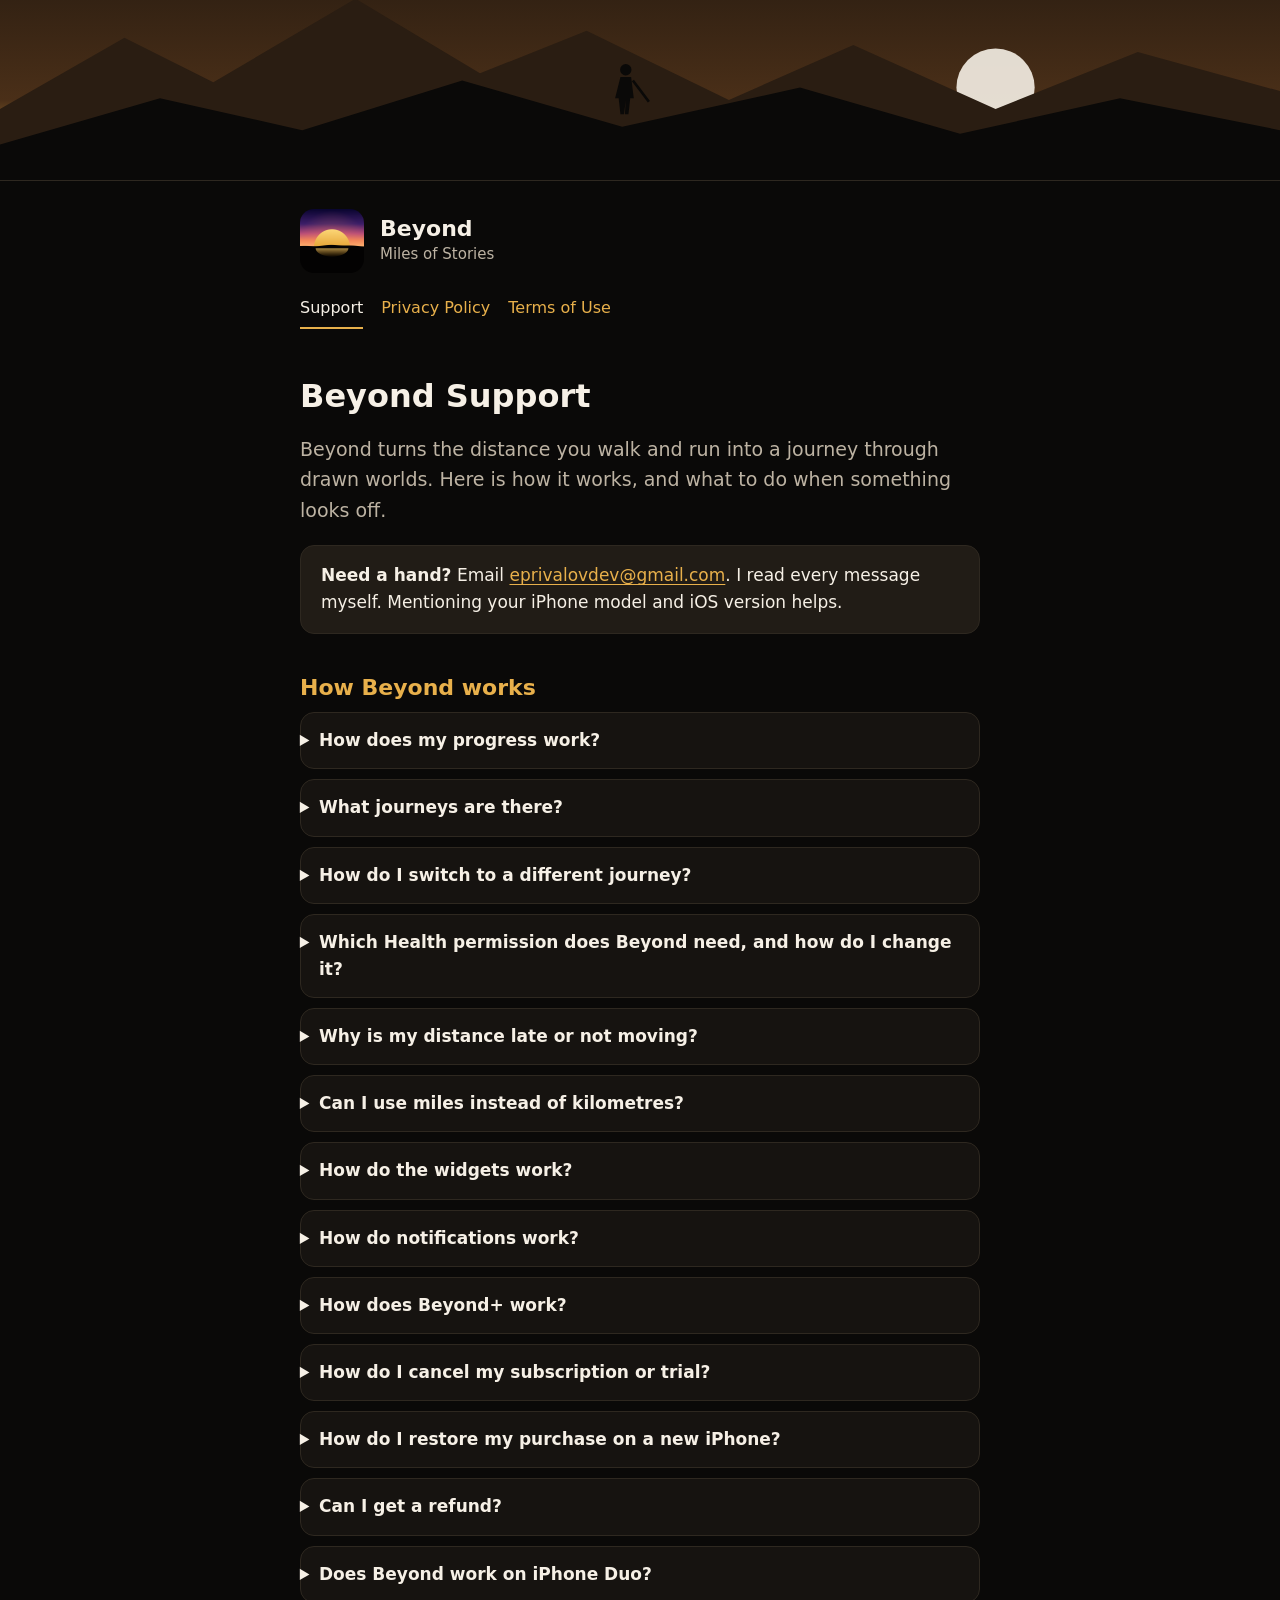
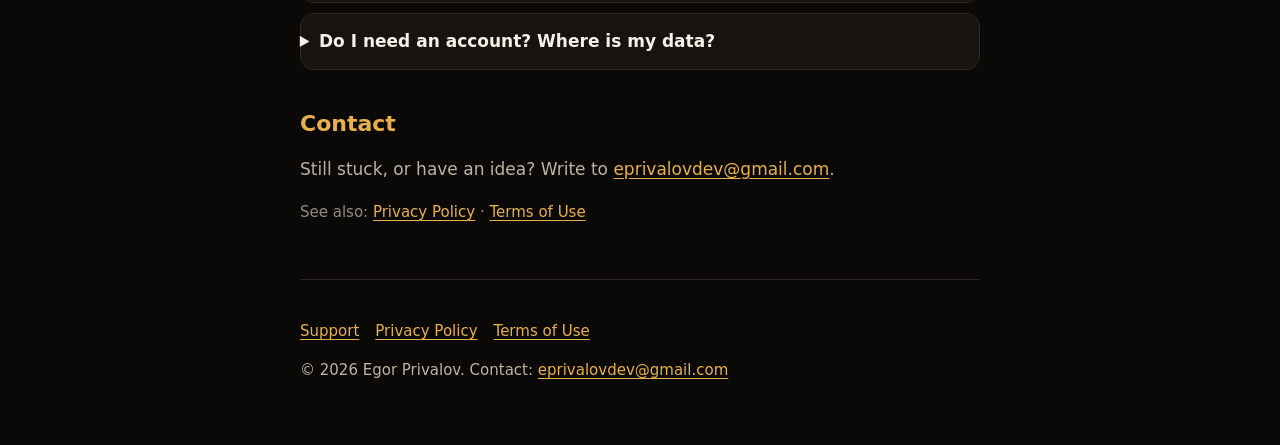
<file: index.html>
<!doctype html>
<html lang="en">
<head>
<meta charset="utf-8">
<meta name="viewport" content="width=device-width, initial-scale=1">
<meta name="color-scheme" content="dark">
<meta name="theme-color" content="#0A0908">
<title>Beyond Support</title>
<meta name="description" content="Support and FAQ for Beyond, an iPhone app that turns your walking and running distance into journeys.">
<link rel="icon" href="icon.png">
<link rel="stylesheet" href="style.css">
</head>
<body>
<div class="hero"><svg viewBox="0 0 720 180" xmlns="http://www.w3.org/2000/svg" role="img" aria-label="A small traveler walking along a distant ridge at dusk" preserveAspectRatio="xMidYMax slice">
<defs><linearGradient id="sky" x1="0" y1="0" x2="0" y2="1"><stop offset="0" stop-color="#14100c"/><stop offset="0.75" stop-color="#4a2f18"/><stop offset="1" stop-color="#E8B04B"/></linearGradient></defs>
<rect width="720" height="180" fill="url(#sky)"/>
<circle cx="560" cy="128" r="22" fill="#F6F0E6" opacity="0.9"/>
<path d="M0 140 L70 100 L120 125 L200 78 L270 120 L330 96 L410 135 L480 104 L560 140 L640 108 L720 130 L720 180 L0 180Z" fill="#2a1d12"/>
<path d="M0 160 L90 134 L170 152 L260 124 L350 150 L450 128 L540 154 L630 134 L720 152 L720 180 L0 180Z" fill="#0A0908"/>
<g fill="#0A0908"><circle cx="352" cy="118" r="3.2"/><path d="M349 122 h6 l1.5 12 l-2 0 l-1 9 h-2 l0.5 -8 l-1 8 h-2 l-1 -9 l-2 0z"/><path d="M356 124 l9 12" stroke="#0A0908" stroke-width="1.5"/></g>
</svg></div>
<div class="wrap">
<header class="site"><img src="icon.png" alt="Beyond app icon" width="64" height="64"><div><div class="name">Beyond</div><div class="tag">Miles of Stories</div></div></header>
<nav class="top" aria-label="Site"><a href="index.html" aria-current="page">Support</a><a href="privacy.html">Privacy Policy</a><a href="terms.html">Terms of Use</a></nav>
<main>
<h1>Beyond Support</h1>
<p class="lead">Beyond turns the distance you walk and run into a journey through drawn worlds. Here is how it works, and what to do when something looks off.</p>
<div class="card"><strong>Need a hand?</strong> Email <a href="mailto:eprivalovdev@gmail.com">eprivalovdev@gmail.com</a>. I read every message myself. Mentioning your iPhone model and iOS version helps.</div>
<h2>How Beyond works</h2><details><summary>How does my progress work?</summary><p>Beyond reads your walking and running distance from Apple Health. Every kilometre (or mile) you cover moves a small silhouette traveler along the journey you picked. Chapters, places, encounters, true facts and postcards unlock as you pass them, and everything you unlock stays in your journal so you can read it again later.</p></details>
<details><summary>What journeys are there?</summary><table><tr><th>Journey</th><th>Length</th><th>Access</th></tr><tr><td>The Lantern Road</td><td>21 km</td><td>Free</td></tr><tr><td>To the Last Lighthouse</td><td>120 km</td><td>Free</td></tr><tr><td>Beyond the Northern Pass</td><td>340 km</td><td>Beyond+</td></tr><tr><td>Iceland Ring Road</td><td>1,322 km</td><td>Beyond+</td></tr><tr><td>Camino de Santiago</td><td>780 km</td><td>Beyond+</td></tr><tr><td>Paris to Rome</td><td>1,420 km</td><td>Beyond+</td></tr></table></details>
<details><summary>How do I switch to a different journey?</summary><p>Pull up the drawer on the journey screen, open Other roads, pick a journey and start it. Journeys marked Beyond+ need a subscription.</p></details>
<details><summary>Which Health permission does Beyond need, and how do I change it?</summary><p>Beyond asks to <strong>read</strong> your walking and running distance. It also reads your step count, only to show it in your walking stats. Beyond never writes anything to Health.</p><p>To review or change access: open the <strong>Health</strong> app, tap your profile picture, choose <strong>Apps</strong> (under Privacy), then <strong>Beyond</strong>. You can also go to <strong>Settings &rarr; Health &rarr; Data Access &amp; Devices &rarr; Beyond</strong>. If you turn distance off, the traveler stops moving until you turn it back on.</p></details>
<details><summary>Why is my distance late or not moving?</summary><ul><li>Beyond shows what Apple Health has recorded. iPhone and Apple Watch sometimes sync to Health in batches, so new distance can appear after a delay.</li><li>Open Beyond again after a walk to refresh it.</li><li>Check that distance access is on (see the Health question above).</li><li>Health needs your iPhone (or an Apple Watch) with you to record distance in the first place.</li><li>If distance shows in Health but not in Beyond, force-quit and reopen the app.</li></ul></details>
<details><summary>Can I use miles instead of kilometres?</summary><p>Yes. Tap the gear in the top-left corner of the journey screen and switch Units between kilometres and miles.</p></details>
<details><summary>How do the widgets work?</summary><p>Beyond has Home Screen and Lock Screen widgets that show where your traveler is on the current journey. Touch and hold your Home Screen (or Lock Screen), tap the add (+) button, search for Beyond and choose a size. Widgets refresh when the system allows it, so they can lag slightly behind the app.</p></details>
<details><summary>How do notifications work?</summary><p>Notifications are optional and are created on your iPhone; nothing is sent from a server. You can turn them on or off in Beyond (the gear in the top-left corner), or in iOS <strong>Settings &rarr; Notifications &rarr; Beyond</strong>.</p></details>
<details><summary>How does Beyond+ work?</summary><p>Beyond+ is an auto-renewable subscription that unlocks Beyond the Northern Pass, Iceland Ring Road, Camino de Santiago and Paris to Rome.</p><ul><li><strong>$4.99 per month</strong> (no free trial), or <strong>$29.99 per year</strong> with a <strong>7-day free trial</strong>. Prices are in US dollars and may differ by country.</li><li>If you start the yearly trial, you are charged $29.99 when the 7 days end unless you cancel at least 24 hours before.</li><li>Payment is charged to your Apple Account. The subscription renews automatically unless you turn off auto-renew at least 24 hours before the end of the current period.</li></ul></details>
<details><summary>How do I cancel my subscription or trial?</summary><p>Cancelling is done through Apple. On your iPhone open <strong>Settings</strong>, tap your name, then <strong>Subscriptions</strong>, choose <strong>Beyond+</strong> and tap <strong>Cancel</strong> (or Cancel Free Trial). You keep access until the end of the period you already paid for or the end of the trial. Deleting the app does not cancel a subscription.</p></details>
<details><summary>How do I restore my purchase on a new iPhone?</summary><p>Sign in with the same Apple Account, open Beyond and tap <strong>Restore Purchases</strong> on the Beyond+ screen or in Settings. Journey progress is stored only on the device, so a new iPhone starts fresh unless you restore a full device backup.</p></details>
<details><summary>Can I get a refund?</summary><p>Apple handles billing and refunds. Request one at reportaproblem.apple.com or through Apple Support.</p></details>
<details><summary>Does Beyond work on iPhone Duo?</summary><p>Yes. Beyond runs on iPhone and on iPhone Duo, and requires iOS 26 or later.</p></details>
<details><summary>Do I need an account? Where is my data?</summary><p>No account, no sign-in. Your journey progress and journal stay on your device. See the <a href="privacy.html">Privacy Policy</a> for details.</p></details>
<h2>Contact</h2><p>Still stuck, or have an idea? Write to <a href="mailto:eprivalovdev@gmail.com">eprivalovdev@gmail.com</a>.</p><p class="meta">See also: <a href="privacy.html">Privacy Policy</a> &middot; <a href="terms.html">Terms of Use</a></p>
</main>
<footer><p><a href="index.html">Support</a><a href="privacy.html">Privacy Policy</a><a href="terms.html">Terms of Use</a></p><p>&copy; 2026 Egor Privalov. Contact: <a href="mailto:eprivalovdev@gmail.com">eprivalovdev@gmail.com</a></p></footer>
</div>
</body>
</html>
</file>
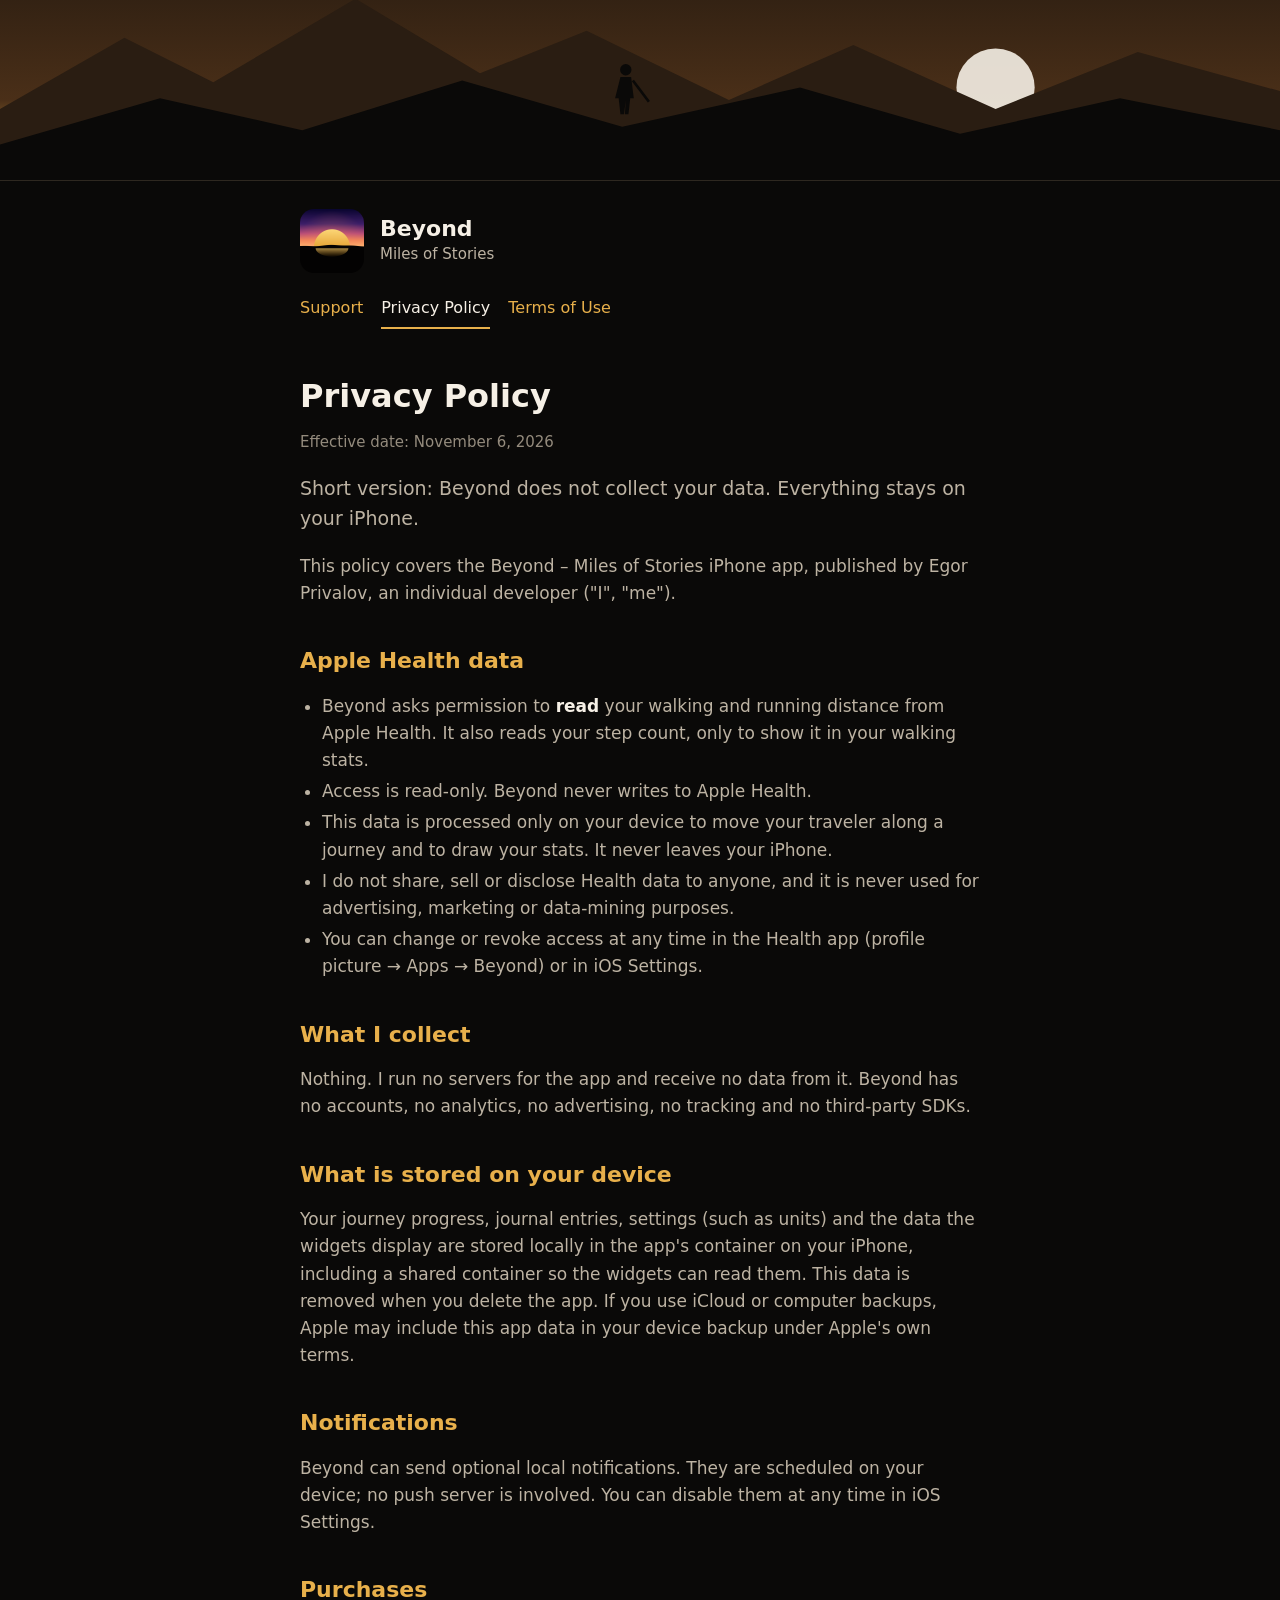
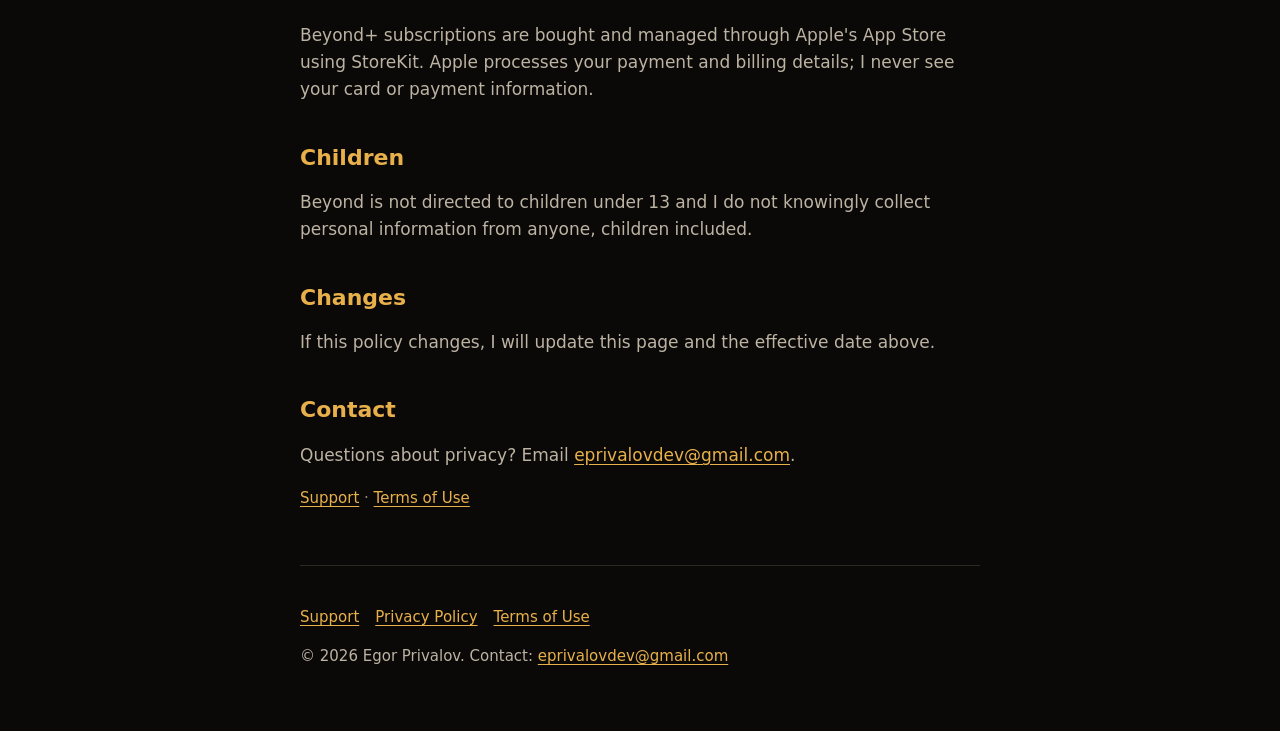
<file: privacy.html>
<!doctype html>
<html lang="en">
<head>
<meta charset="utf-8">
<meta name="viewport" content="width=device-width, initial-scale=1">
<meta name="color-scheme" content="dark">
<meta name="theme-color" content="#0A0908">
<title>Beyond Privacy Policy</title>
<meta name="description" content="Privacy Policy for Beyond. Apple Health data is read-only, stays on your iPhone, and is never shared.">
<link rel="icon" href="icon.png">
<link rel="stylesheet" href="style.css">
</head>
<body>
<div class="hero"><svg viewBox="0 0 720 180" xmlns="http://www.w3.org/2000/svg" role="img" aria-label="A small traveler walking along a distant ridge at dusk" preserveAspectRatio="xMidYMax slice">
<defs><linearGradient id="sky" x1="0" y1="0" x2="0" y2="1"><stop offset="0" stop-color="#14100c"/><stop offset="0.75" stop-color="#4a2f18"/><stop offset="1" stop-color="#E8B04B"/></linearGradient></defs>
<rect width="720" height="180" fill="url(#sky)"/>
<circle cx="560" cy="128" r="22" fill="#F6F0E6" opacity="0.9"/>
<path d="M0 140 L70 100 L120 125 L200 78 L270 120 L330 96 L410 135 L480 104 L560 140 L640 108 L720 130 L720 180 L0 180Z" fill="#2a1d12"/>
<path d="M0 160 L90 134 L170 152 L260 124 L350 150 L450 128 L540 154 L630 134 L720 152 L720 180 L0 180Z" fill="#0A0908"/>
<g fill="#0A0908"><circle cx="352" cy="118" r="3.2"/><path d="M349 122 h6 l1.5 12 l-2 0 l-1 9 h-2 l0.5 -8 l-1 8 h-2 l-1 -9 l-2 0z"/><path d="M356 124 l9 12" stroke="#0A0908" stroke-width="1.5"/></g>
</svg></div>
<div class="wrap">
<header class="site"><img src="icon.png" alt="Beyond app icon" width="64" height="64"><div><div class="name">Beyond</div><div class="tag">Miles of Stories</div></div></header>
<nav class="top" aria-label="Site"><a href="index.html">Support</a><a href="privacy.html" aria-current="page">Privacy Policy</a><a href="terms.html">Terms of Use</a></nav>
<main>
<h1>Privacy Policy</h1>
<p class="meta">Effective date: November 6, 2026</p>
<p class="lead">Short version: Beyond does not collect your data. Everything stays on your iPhone.</p>
<p>This policy covers the Beyond &ndash; Miles of Stories iPhone app, published by Egor Privalov, an individual developer ("I", "me").</p>
<h2>Apple Health data</h2>
<ul><li>Beyond asks permission to <strong>read</strong> your walking and running distance from Apple Health. It also reads your step count, only to show it in your walking stats.</li><li>Access is read-only. Beyond never writes to Apple Health.</li><li>This data is processed only on your device to move your traveler along a journey and to draw your stats. It never leaves your iPhone.</li><li>I do not share, sell or disclose Health data to anyone, and it is never used for advertising, marketing or data-mining purposes.</li><li>You can change or revoke access at any time in the Health app (profile picture &rarr; Apps &rarr; Beyond) or in iOS Settings.</li></ul>
<h2>What I collect</h2>
<p>Nothing. I run no servers for the app and receive no data from it. Beyond has no accounts, no analytics, no advertising, no tracking and no third-party SDKs.</p>
<h2>What is stored on your device</h2>
<p>Your journey progress, journal entries, settings (such as units) and the data the widgets display are stored locally in the app's container on your iPhone, including a shared container so the widgets can read them. This data is removed when you delete the app. If you use iCloud or computer backups, Apple may include this app data in your device backup under Apple's own terms.</p>
<h2>Notifications</h2>
<p>Beyond can send optional local notifications. They are scheduled on your device; no push server is involved. You can disable them at any time in iOS Settings.</p>
<h2>Purchases</h2>
<p>Beyond+ subscriptions are bought and managed through Apple's App Store using StoreKit. Apple processes your payment and billing details; I never see your card or payment information.</p>
<h2>Children</h2>
<p>Beyond is not directed to children under 13 and I do not knowingly collect personal information from anyone, children included.</p>
<h2>Changes</h2>
<p>If this policy changes, I will update this page and the effective date above.</p>
<h2>Contact</h2>
<p>Questions about privacy? Email <a href="mailto:eprivalovdev@gmail.com">eprivalovdev@gmail.com</a>.</p>
<p class="meta"><a href="index.html">Support</a> &middot; <a href="terms.html">Terms of Use</a></p>
</main>
<footer><p><a href="index.html">Support</a><a href="privacy.html">Privacy Policy</a><a href="terms.html">Terms of Use</a></p><p>&copy; 2026 Egor Privalov. Contact: <a href="mailto:eprivalovdev@gmail.com">eprivalovdev@gmail.com</a></p></footer>
</div>
</body>
</html>
</file>
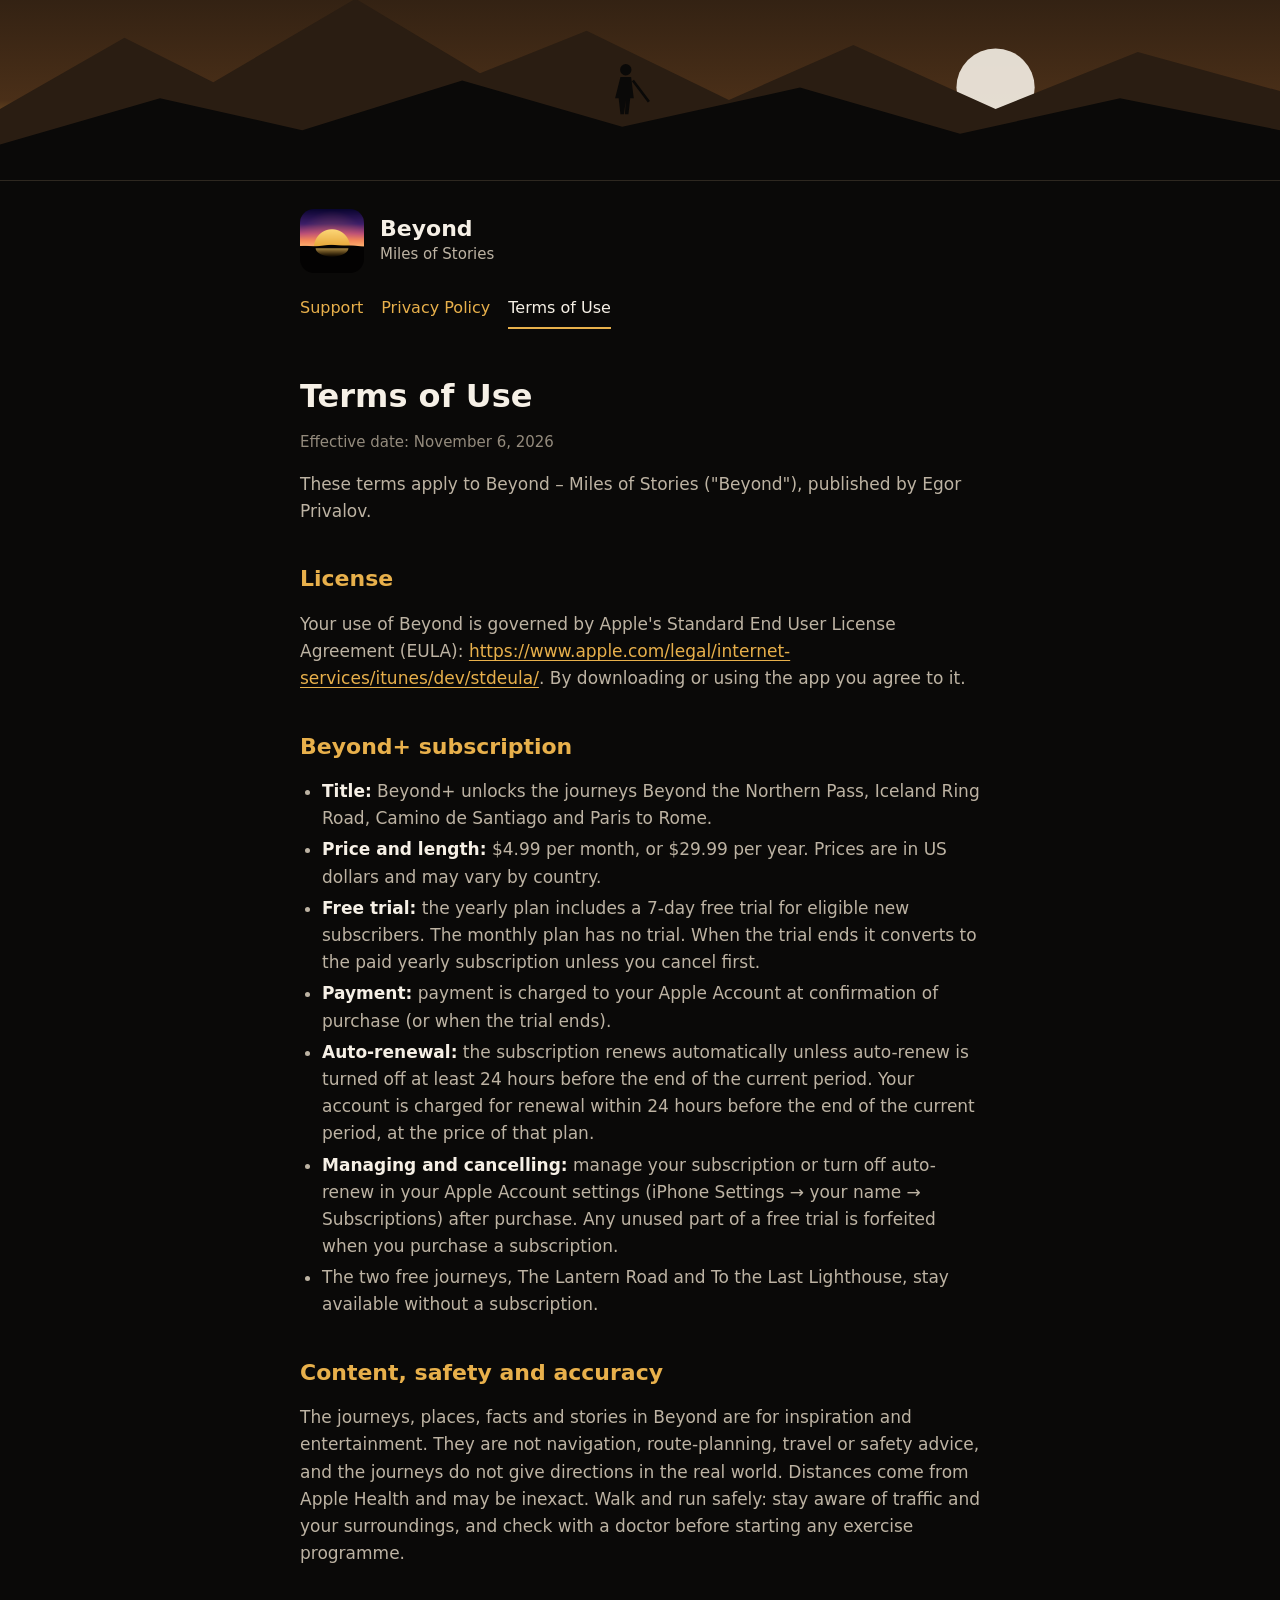
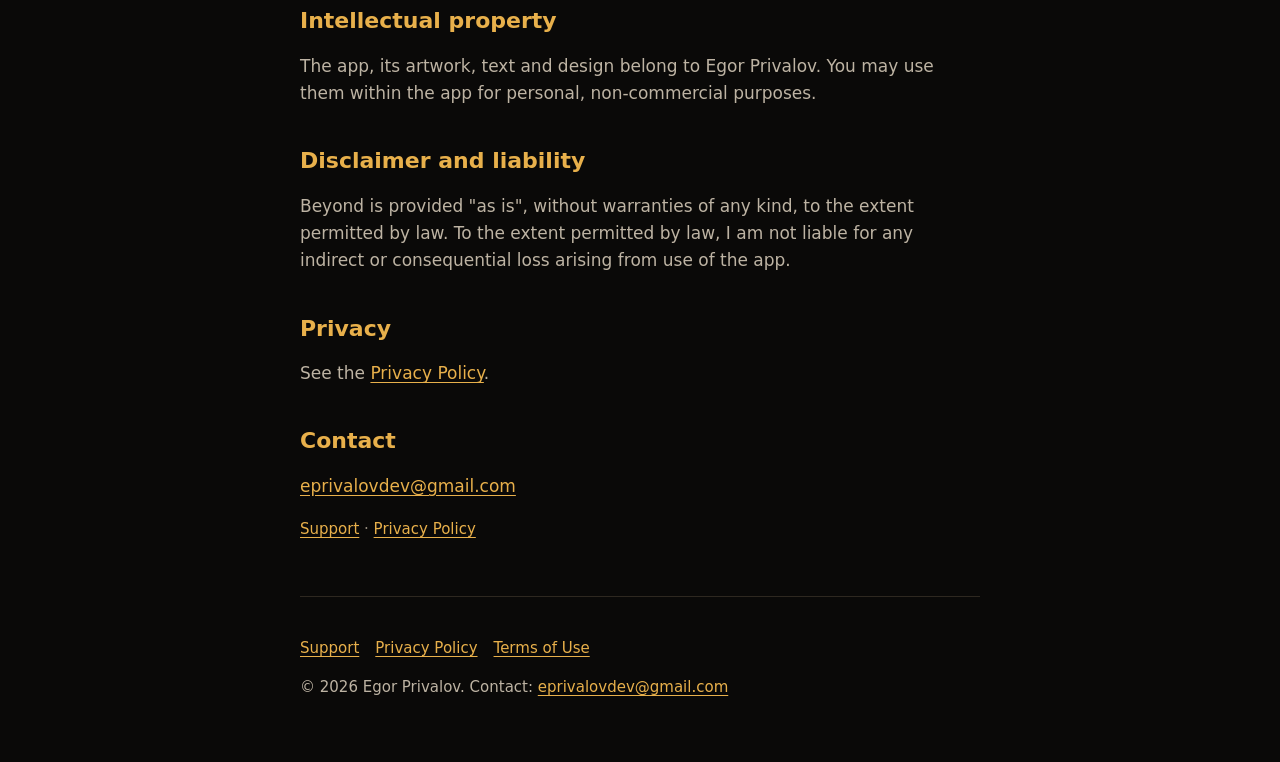
<file: terms.html>
<!doctype html>
<html lang="en">
<head>
<meta charset="utf-8">
<meta name="viewport" content="width=device-width, initial-scale=1">
<meta name="color-scheme" content="dark">
<meta name="theme-color" content="#0A0908">
<title>Beyond Terms of Use</title>
<meta name="description" content="Terms of Use for Beyond, including Beyond+ auto-renewable subscription terms.">
<link rel="icon" href="icon.png">
<link rel="stylesheet" href="style.css">
</head>
<body>
<div class="hero"><svg viewBox="0 0 720 180" xmlns="http://www.w3.org/2000/svg" role="img" aria-label="A small traveler walking along a distant ridge at dusk" preserveAspectRatio="xMidYMax slice">
<defs><linearGradient id="sky" x1="0" y1="0" x2="0" y2="1"><stop offset="0" stop-color="#14100c"/><stop offset="0.75" stop-color="#4a2f18"/><stop offset="1" stop-color="#E8B04B"/></linearGradient></defs>
<rect width="720" height="180" fill="url(#sky)"/>
<circle cx="560" cy="128" r="22" fill="#F6F0E6" opacity="0.9"/>
<path d="M0 140 L70 100 L120 125 L200 78 L270 120 L330 96 L410 135 L480 104 L560 140 L640 108 L720 130 L720 180 L0 180Z" fill="#2a1d12"/>
<path d="M0 160 L90 134 L170 152 L260 124 L350 150 L450 128 L540 154 L630 134 L720 152 L720 180 L0 180Z" fill="#0A0908"/>
<g fill="#0A0908"><circle cx="352" cy="118" r="3.2"/><path d="M349 122 h6 l1.5 12 l-2 0 l-1 9 h-2 l0.5 -8 l-1 8 h-2 l-1 -9 l-2 0z"/><path d="M356 124 l9 12" stroke="#0A0908" stroke-width="1.5"/></g>
</svg></div>
<div class="wrap">
<header class="site"><img src="icon.png" alt="Beyond app icon" width="64" height="64"><div><div class="name">Beyond</div><div class="tag">Miles of Stories</div></div></header>
<nav class="top" aria-label="Site"><a href="index.html">Support</a><a href="privacy.html">Privacy Policy</a><a href="terms.html" aria-current="page">Terms of Use</a></nav>
<main>
<h1>Terms of Use</h1>
<p class="meta">Effective date: November 6, 2026</p>
<p>These terms apply to Beyond &ndash; Miles of Stories ("Beyond"), published by Egor Privalov.</p>
<h2>License</h2>
<p>Your use of Beyond is governed by Apple's Standard End User License Agreement (EULA): <a href="https://www.apple.com/legal/internet-services/itunes/dev/stdeula/" rel="noopener">https://www.apple.com/legal/internet-services/itunes/dev/stdeula/</a>. By downloading or using the app you agree to it.</p>
<h2>Beyond+ subscription</h2>
<ul><li><strong>Title:</strong> Beyond+ unlocks the journeys Beyond the Northern Pass, Iceland Ring Road, Camino de Santiago and Paris to Rome.</li><li><strong>Price and length:</strong> $4.99 per month, or $29.99 per year. Prices are in US dollars and may vary by country.</li><li><strong>Free trial:</strong> the yearly plan includes a 7-day free trial for eligible new subscribers. The monthly plan has no trial. When the trial ends it converts to the paid yearly subscription unless you cancel first.</li><li><strong>Payment:</strong> payment is charged to your Apple Account at confirmation of purchase (or when the trial ends).</li><li><strong>Auto-renewal:</strong> the subscription renews automatically unless auto-renew is turned off at least 24 hours before the end of the current period. Your account is charged for renewal within 24 hours before the end of the current period, at the price of that plan.</li><li><strong>Managing and cancelling:</strong> manage your subscription or turn off auto-renew in your Apple Account settings (iPhone Settings &rarr; your name &rarr; Subscriptions) after purchase. Any unused part of a free trial is forfeited when you purchase a subscription.</li><li>The two free journeys, The Lantern Road and To the Last Lighthouse, stay available without a subscription.</li></ul>
<h2>Content, safety and accuracy</h2>
<p>The journeys, places, facts and stories in Beyond are for inspiration and entertainment. They are not navigation, route-planning, travel or safety advice, and the journeys do not give directions in the real world. Distances come from Apple Health and may be inexact. Walk and run safely: stay aware of traffic and your surroundings, and check with a doctor before starting any exercise programme.</p>
<h2>Intellectual property</h2>
<p>The app, its artwork, text and design belong to Egor Privalov. You may use them within the app for personal, non-commercial purposes.</p>
<h2>Disclaimer and liability</h2>
<p>Beyond is provided "as is", without warranties of any kind, to the extent permitted by law. To the extent permitted by law, I am not liable for any indirect or consequential loss arising from use of the app.</p>
<h2>Privacy</h2>
<p>See the <a href="privacy.html">Privacy Policy</a>.</p>
<h2>Contact</h2>
<p><a href="mailto:eprivalovdev@gmail.com">eprivalovdev@gmail.com</a></p>
<p class="meta"><a href="index.html">Support</a> &middot; <a href="privacy.html">Privacy Policy</a></p>
</main>
<footer><p><a href="index.html">Support</a><a href="privacy.html">Privacy Policy</a><a href="terms.html">Terms of Use</a></p><p>&copy; 2026 Egor Privalov. Contact: <a href="mailto:eprivalovdev@gmail.com">eprivalovdev@gmail.com</a></p></footer>
</div>
</body>
</html>
</file>
<file: style.css>
:root{--bg:#0A0908;--surface:#161310;--raised:#211C16;--text:#F6F0E6;--text2:#BDB3A3;--text3:#948B7D;--accent:#E8B04B;--line:#2e2820}
*{box-sizing:border-box}
html{-webkit-text-size-adjust:100%}
body{margin:0;background:var(--bg);color:var(--text);font:17px/1.6 ui-rounded,"SF Pro Rounded",system-ui,-apple-system,"Segoe UI",Roboto,sans-serif}
a{color:var(--accent);text-underline-offset:3px}
a:hover{color:#f3c777}
a:focus-visible{outline:2px solid var(--accent);outline-offset:3px;border-radius:3px}
.hero{background:linear-gradient(180deg,#14100c 0%,var(--bg) 100%);border-bottom:1px solid var(--line)}
.hero svg{display:block;width:100%;height:auto;max-height:180px}
.wrap{max-width:720px;margin:0 auto;padding:0 20px}
header.site{padding:28px 0 8px;display:flex;align-items:center;gap:16px}
header.site img{width:64px;height:64px;border-radius:14px;flex:none}
header.site .name{font-size:22px;font-weight:700;line-height:1.2}
header.site .tag{color:var(--text2);font-size:15px}
nav.top{padding:8px 0 20px;display:flex;flex-wrap:wrap;gap:6px 18px;font-size:16px}
nav.top a{text-decoration:none;padding:6px 0;border-bottom:2px solid transparent}
nav.top a[aria-current="page"]{color:var(--text);border-bottom-color:var(--accent)}
main{padding:28px 0 40px}
h1{font-size:32px;line-height:1.2;margin:0 0 8px}
h2{font-size:22px;line-height:1.3;margin:40px 0 8px;color:var(--accent)}
h3{font-size:18px;margin:24px 0 4px}
p,li{color:var(--text2)}
strong{color:var(--text)}
.lead{font-size:19px;color:var(--text2)}
.meta{color:var(--text3);font-size:15px}
ul{padding-left:22px}
li{margin:4px 0}
details{background:var(--surface);border:1px solid var(--line);border-radius:14px;margin:10px 0;padding:0 18px}
summary{cursor:pointer;padding:14px 0;font-weight:600;color:var(--text);list-style-position:outside}
summary:focus-visible{outline:2px solid var(--accent);outline-offset:2px;border-radius:6px}
details[open] summary{border-bottom:1px solid var(--line);margin-bottom:10px}
details p,details ul{margin-top:0}
.card{background:var(--raised);border:1px solid var(--line);border-radius:14px;padding:16px 20px;margin:20px 0}
table{border-collapse:collapse;width:100%;margin:12px 0}
th,td{text-align:left;padding:8px 10px;border-bottom:1px solid var(--line);color:var(--text2);font-size:16px}
th{color:var(--text)}
footer{border-top:1px solid var(--line);padding:24px 0 48px;color:var(--text3);font-size:15px}
footer a{margin-right:16px}
@media (max-width:480px){body{font-size:17px}h1{font-size:27px}}
</file>
